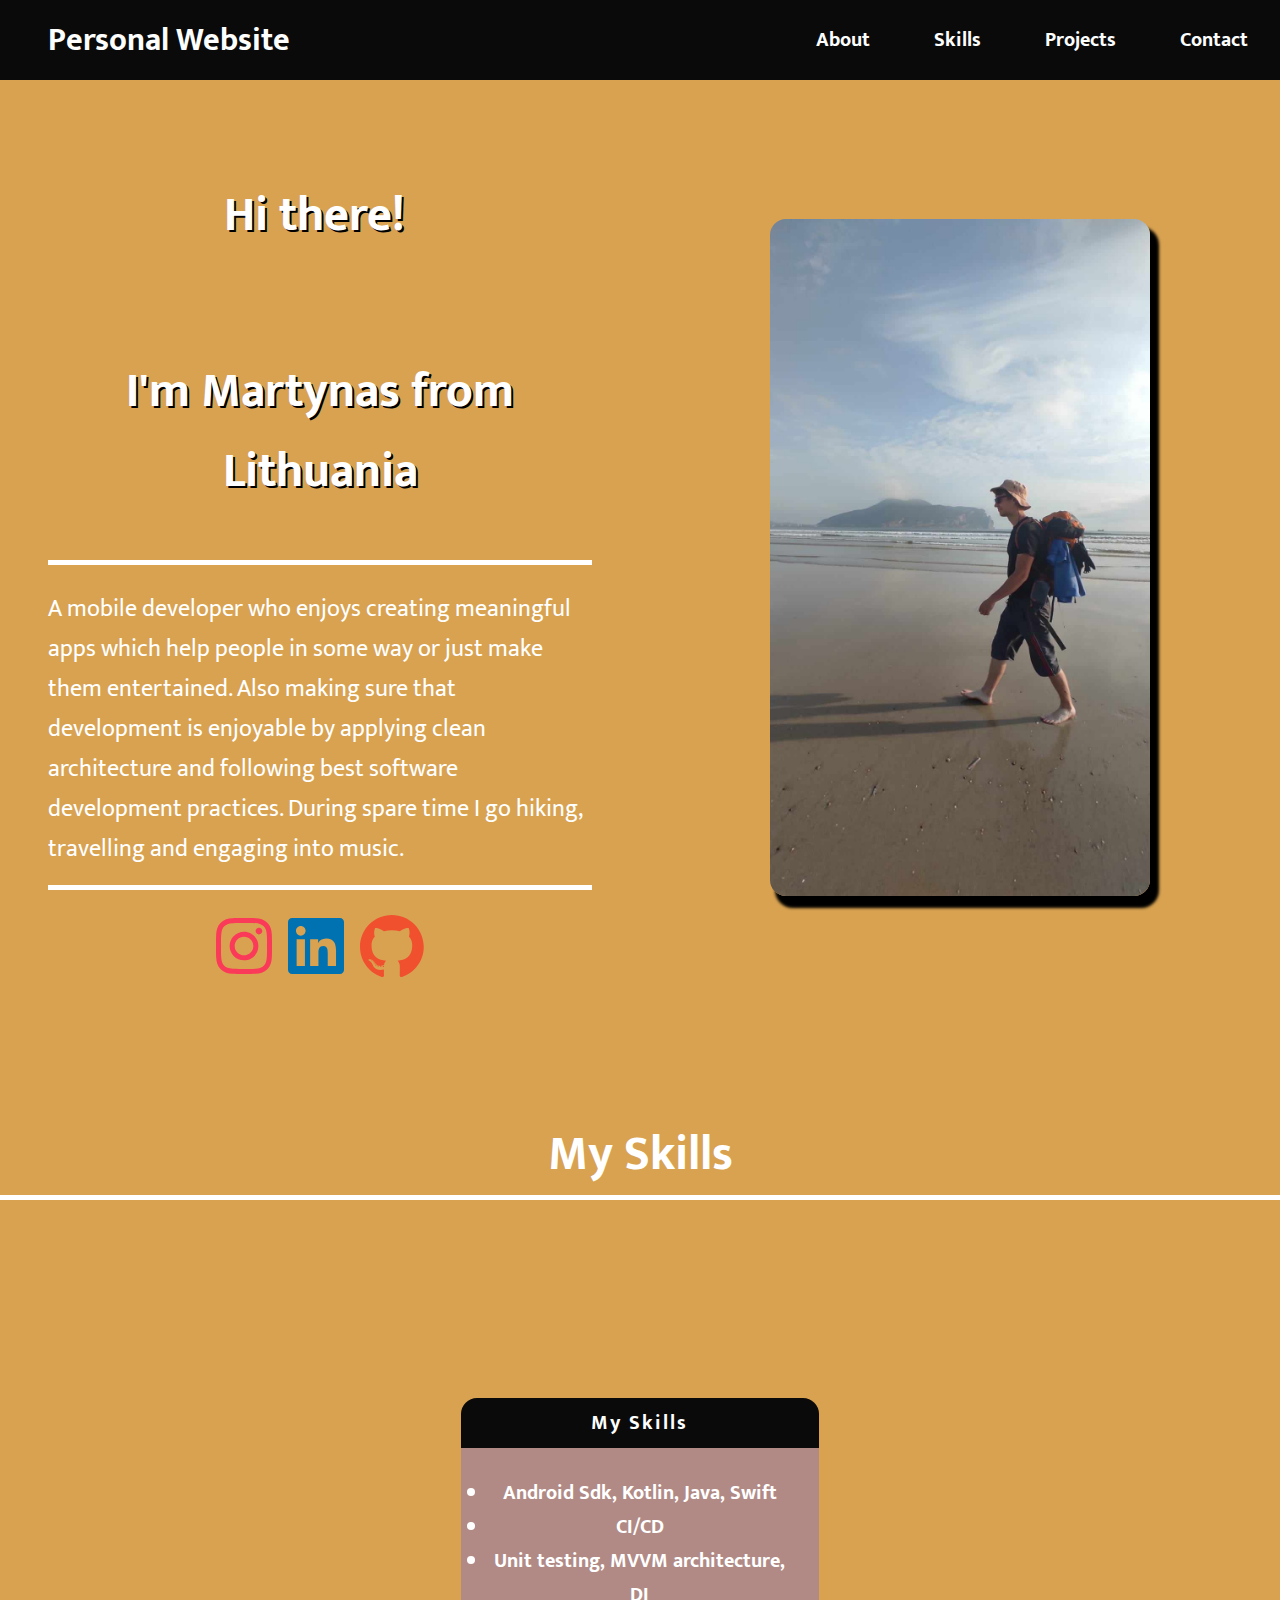
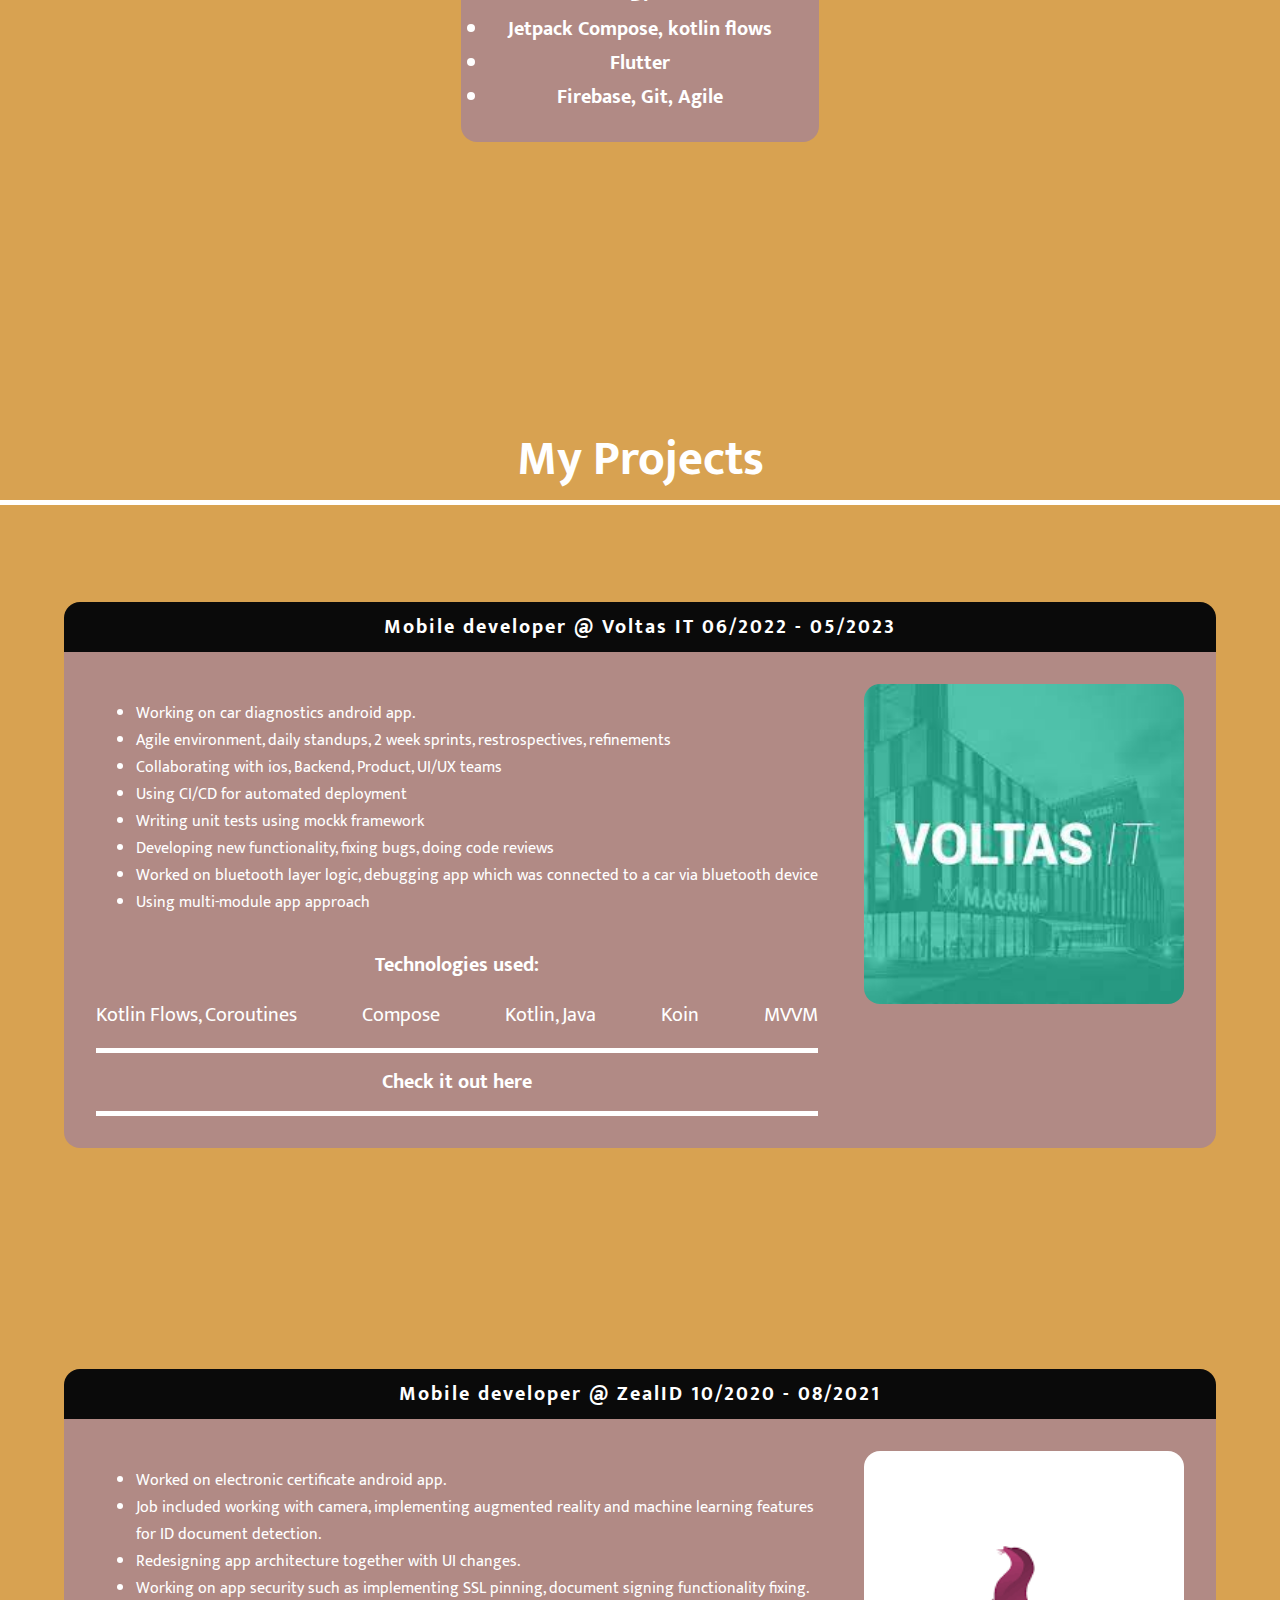
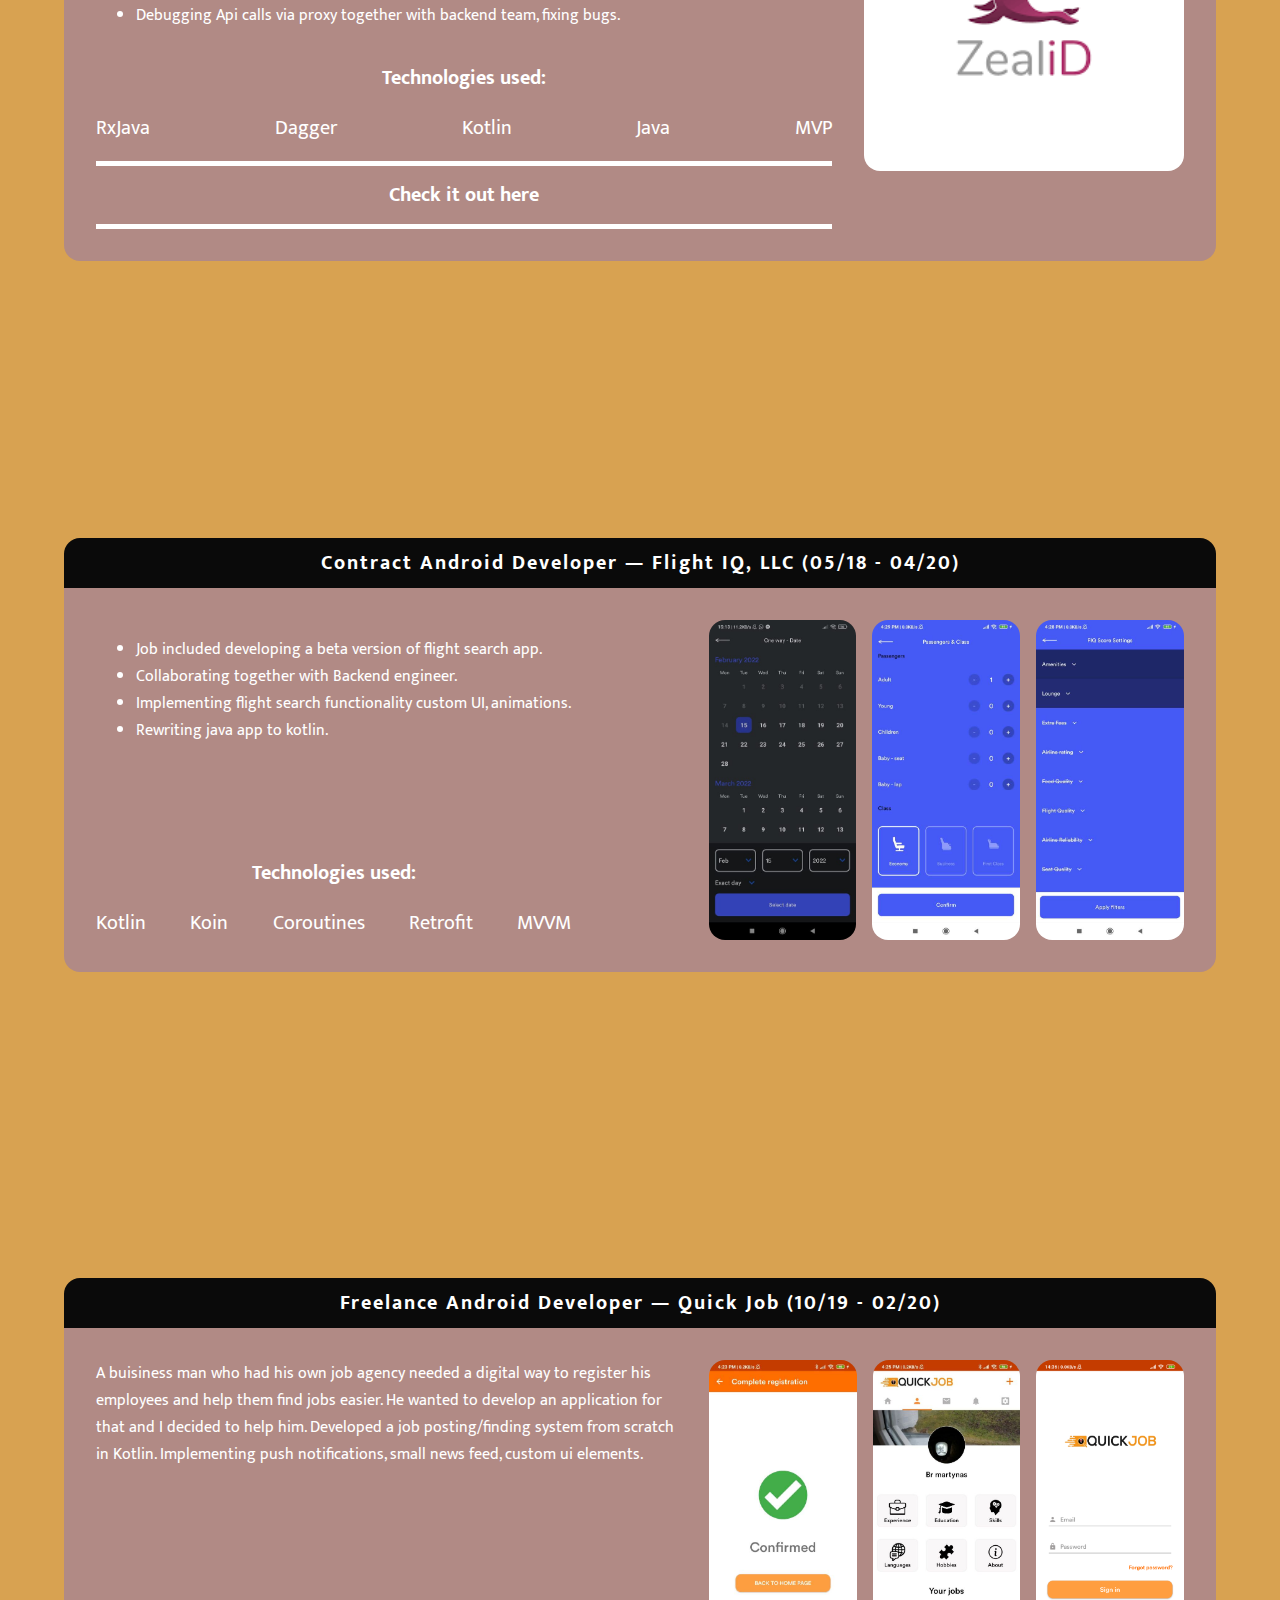
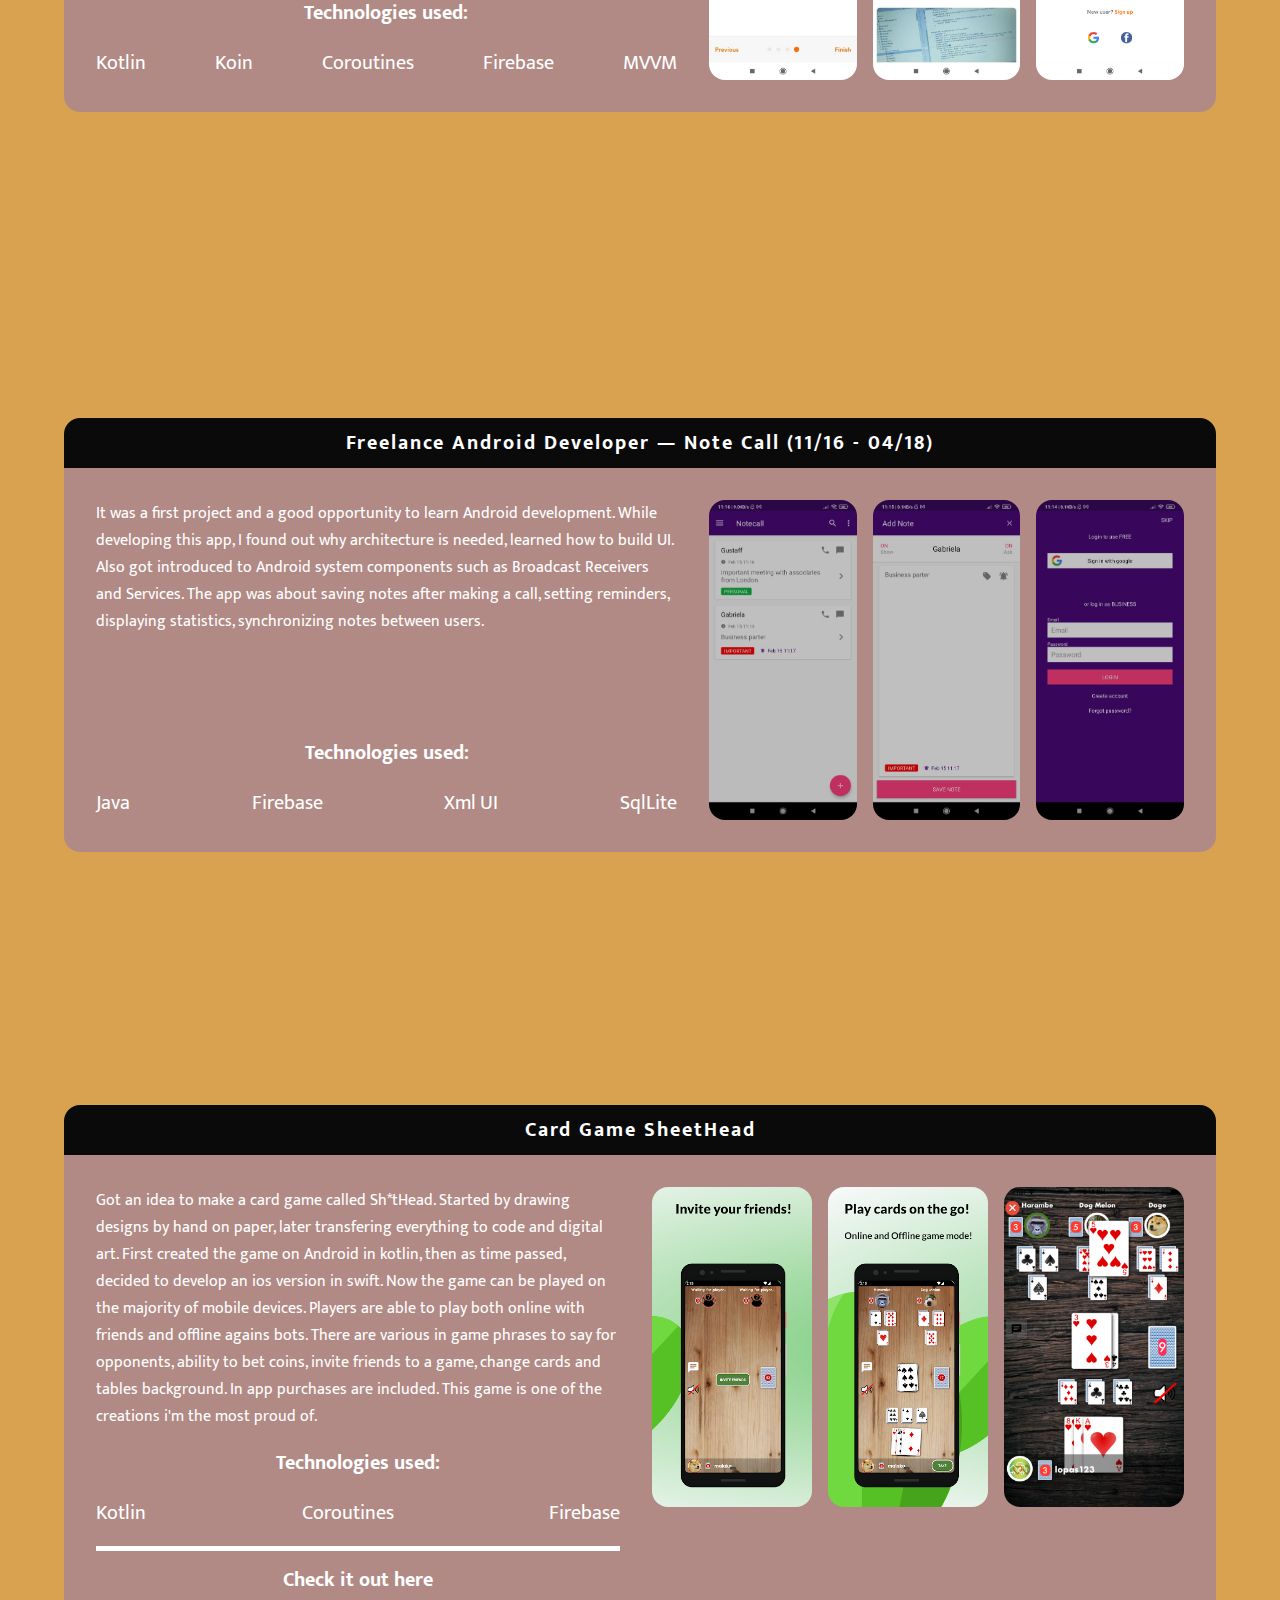
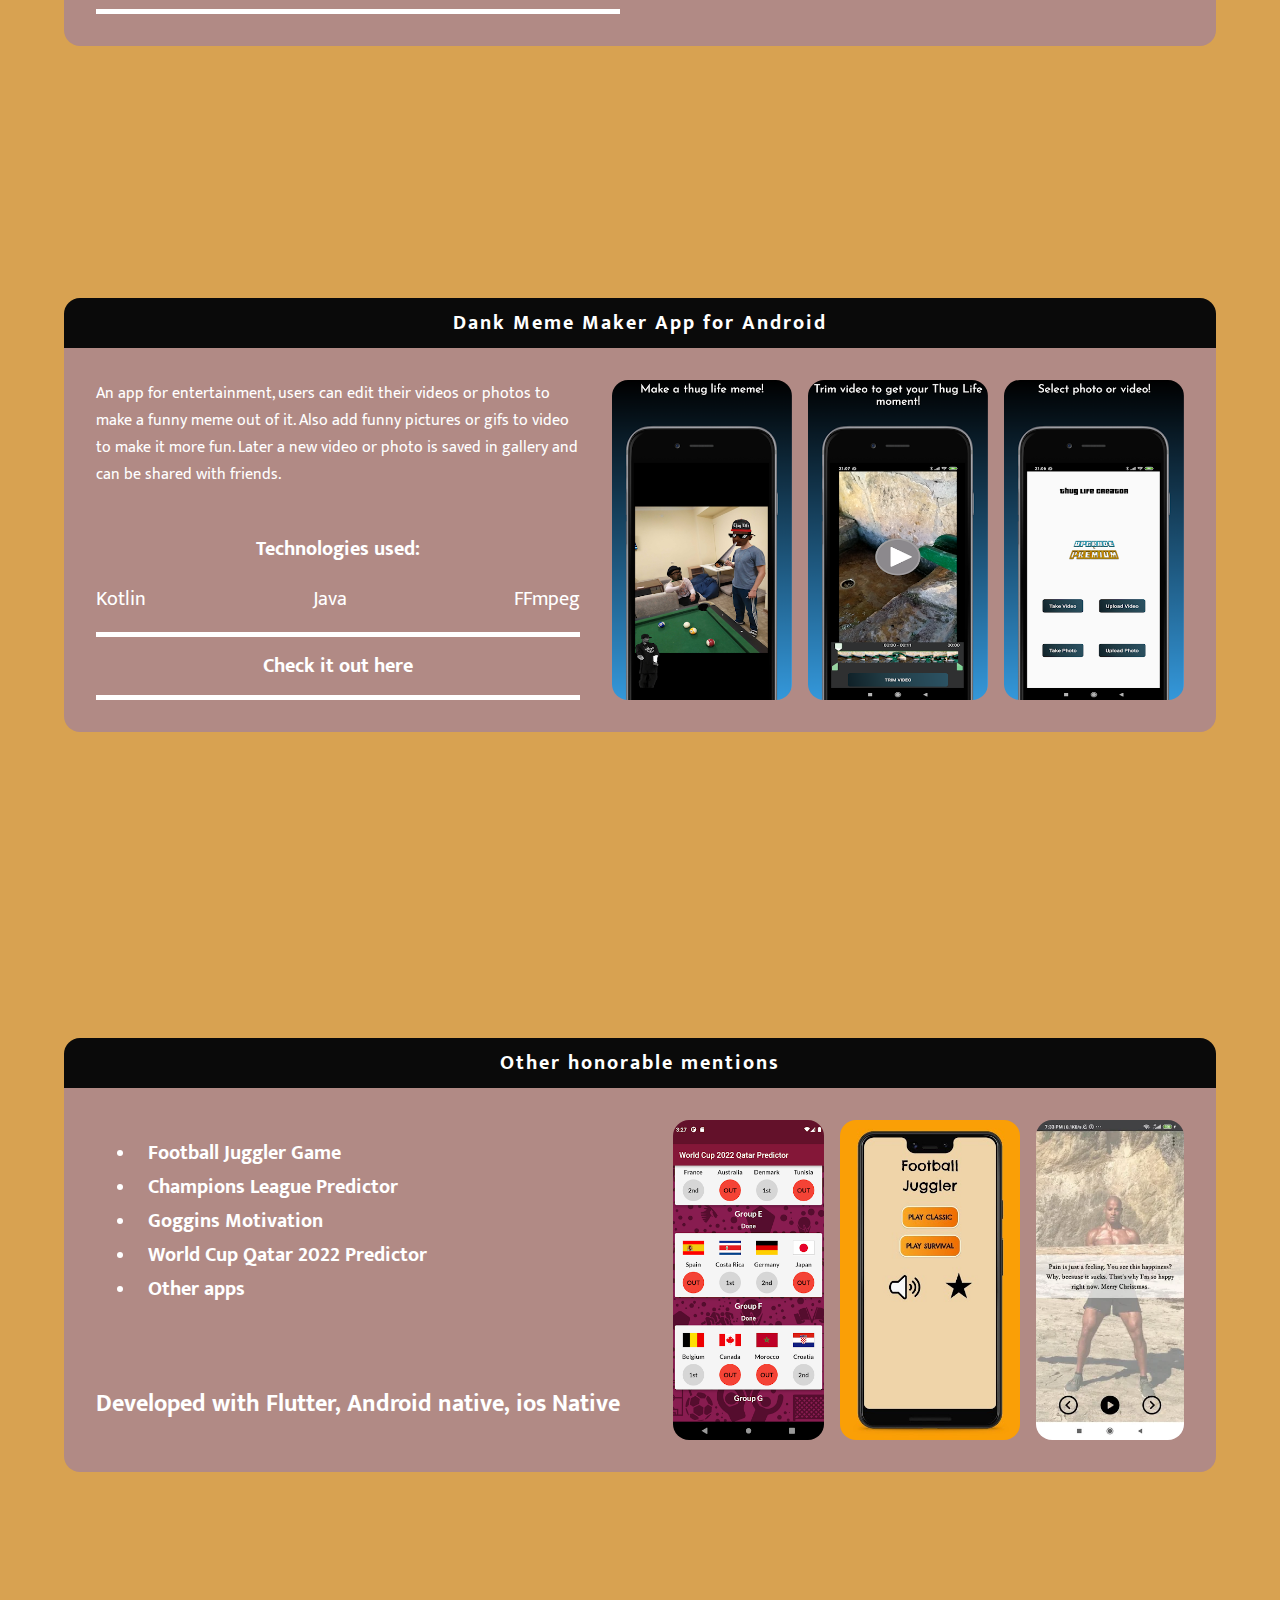
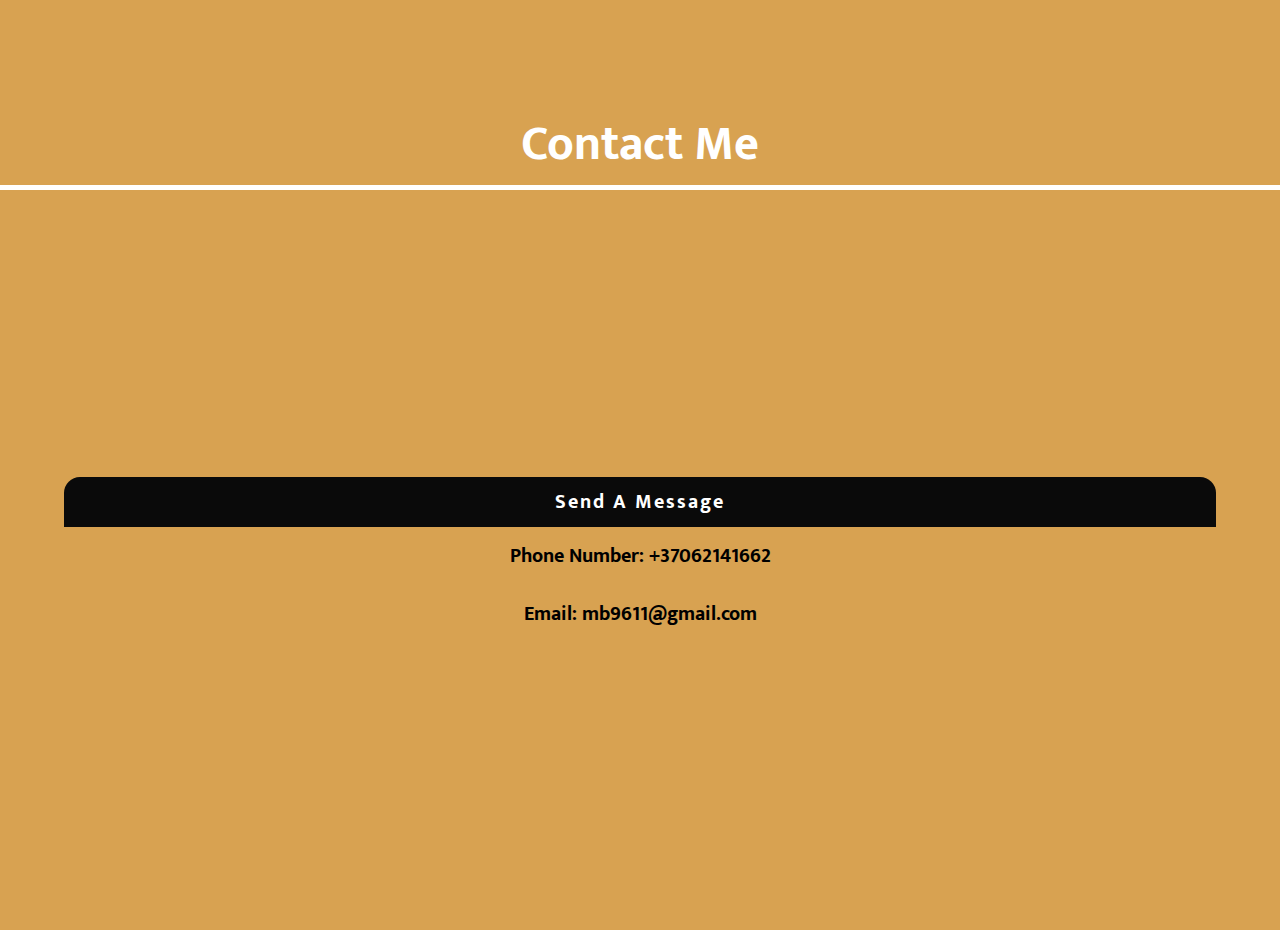
<file: index.html>
<!DOCTYPE html>
<html lang="en">
<meta charset="UTF-8">
<title>Portfolio</title>

<head>
    <link rel="preconnect" href="https://fonts.googleapis.com">
    <link rel="preconnect" href="https://fonts.gstatic.com" crossorigin>
    <link href="https://fonts.googleapis.com/css2?family=Mukta:wght@200;300;400;500;600;700;800&display=swap"
        rel="stylesheet">
    <script src="index.js"></script>
</head>
<meta name="viewport" content="width=device-width,initial-scale=1">
<link rel="stylesheet" href="styles.css">
<style>
</style>
<script src=""></script>

<body>
    <div class="Navigation">
        <div class="Navigation-logo">
            Personal Website
        </div>
        <div class="Navigation-item" onClick="document.getElementById('about').scrollIntoView();">About</div>
        <div class="Navigation-item" onClick="document.getElementById('skills').scrollIntoView();">Skills</div>
        <div class="Navigation-item" onClick="document.getElementById('projects').scrollIntoView();">Projects</div>
        <div class="Navigation-item" onClick="document.getElementById('contact-me').scrollIntoView();">Contact</div>
    </div>
    <div id="about" class="About-container">
        <div class="About-text">
            <div class="Centered-text">
                <p class="Big-text">Hi there!&nbsp;</p>
                <p class="Big-text">I'm Martynas from Lithuania</p>
            </div>
            <p style="border-bottom: 5px solid white; padding-bottom: 1rem;"> A mobile developer who enjoys creating
                meaningful apps which help people in some way or just make them entertained. Also making sure that
                development is enjoyable by applying clean architecture and following best software development
                practices. During spare time I go hiking, travelling and engaging into music.</p>
            <div class="social-links">
                <div>
                    <a href="https://www.instagram.com/mbrazionis/"><svg xmlns="http://www.w3.org/2000/svg"
                            viewBox="0 0 448 512">
                            <!--! Font Awesome Pro 6.4.0 by @fontawesome - https://fontawesome.com License - https://fontawesome.com/license (Commercial License) Copyright 2023 Fonticons, Inc. -->
                            <path fill="#fb3958"
                                d="M224.1 141c-63.6 0-114.9 51.3-114.9 114.9s51.3 114.9 114.9 114.9S339 319.5 339 255.9 287.7 141 224.1 141zm0 189.6c-41.1 0-74.7-33.5-74.7-74.7s33.5-74.7 74.7-74.7 74.7 33.5 74.7 74.7-33.6 74.7-74.7 74.7zm146.4-194.3c0 14.9-12 26.8-26.8 26.8-14.9 0-26.8-12-26.8-26.8s12-26.8 26.8-26.8 26.8 12 26.8 26.8zm76.1 27.2c-1.7-35.9-9.9-67.7-36.2-93.9-26.2-26.2-58-34.4-93.9-36.2-37-2.1-147.9-2.1-184.9 0-35.8 1.7-67.6 9.9-93.9 36.1s-34.4 58-36.2 93.9c-2.1 37-2.1 147.9 0 184.9 1.7 35.9 9.9 67.7 36.2 93.9s58 34.4 93.9 36.2c37 2.1 147.9 2.1 184.9 0 35.9-1.7 67.7-9.9 93.9-36.2 26.2-26.2 34.4-58 36.2-93.9 2.1-37 2.1-147.8 0-184.8zM398.8 388c-7.8 19.6-22.9 34.7-42.6 42.6-29.5 11.7-99.5 9-132.1 9s-102.7 2.6-132.1-9c-19.6-7.8-34.7-22.9-42.6-42.6-11.7-29.5-9-99.5-9-132.1s-2.6-102.7 9-132.1c7.8-19.6 22.9-34.7 42.6-42.6 29.5-11.7 99.5-9 132.1-9s102.7-2.6 132.1 9c19.6 7.8 34.7 22.9 42.6 42.6 11.7 29.5 9 99.5 9 132.1s2.7 102.7-9 132.1z" />
                        </svg></a>
                </div>

                <div>
                    <a href="https://www.linkedin.com/in/martynas-brazionis-153265118/"><svg
                            xmlns="http://www.w3.org/2000/svg" viewBox="0 0 448 512">
                            <!--! Font Awesome Pro 6.4.0 by @fontawesome - https://fontawesome.com License - https://fontawesome.com/license (Commercial License) Copyright 2023 Fonticons, Inc. -->
                            <path fill="#0072b1"
                                d="M416 32H31.9C14.3 32 0 46.5 0 64.3v383.4C0 465.5 14.3 480 31.9 480H416c17.6 0 32-14.5 32-32.3V64.3c0-17.8-14.4-32.3-32-32.3zM135.4 416H69V202.2h66.5V416zm-33.2-243c-21.3 0-38.5-17.3-38.5-38.5S80.9 96 102.2 96c21.2 0 38.5 17.3 38.5 38.5 0 21.3-17.2 38.5-38.5 38.5zm282.1 243h-66.4V312c0-24.8-.5-56.7-34.5-56.7-34.6 0-39.9 27-39.9 54.9V416h-66.4V202.2h63.7v29.2h.9c8.9-16.8 30.6-34.5 62.9-34.5 67.2 0 79.7 44.3 79.7 101.9V416z" />
                        </svg></a>
                </div>

                <div>
                    <a href="https://github.com/froz3nice">
                        <svg viewBox="0 -3.5 256 256" xmlns="http://www.w3.org/2000/svg"
                            preserveAspectRatio="xMinYMin meet">

                            <g fill="#F1502F">

                                <path
                                    d="M127.505 0C57.095 0 0 57.085 0 127.505c0 56.336 36.534 104.13 87.196 120.99 6.372 1.18 8.712-2.766 8.712-6.134 0-3.04-.119-13.085-.173-23.739-35.473 7.713-42.958-15.044-42.958-15.044-5.8-14.738-14.157-18.656-14.157-18.656-11.568-7.914.872-7.752.872-7.752 12.804.9 19.546 13.14 19.546 13.14 11.372 19.493 29.828 13.857 37.104 10.6 1.144-8.242 4.449-13.866 8.095-17.05-28.32-3.225-58.092-14.158-58.092-63.014 0-13.92 4.981-25.295 13.138-34.224-1.324-3.212-5.688-16.18 1.235-33.743 0 0 10.707-3.427 35.073 13.07 10.17-2.826 21.078-4.242 31.914-4.29 10.836.048 21.752 1.464 31.942 4.29 24.337-16.497 35.029-13.07 35.029-13.07 6.94 17.563 2.574 30.531 1.25 33.743 8.175 8.929 13.122 20.303 13.122 34.224 0 48.972-29.828 59.756-58.22 62.912 4.573 3.957 8.648 11.717 8.648 23.612 0 17.06-.148 30.791-.148 34.991 0 3.393 2.295 7.369 8.759 6.117 50.634-16.879 87.122-64.656 87.122-120.973C255.009 57.085 197.922 0 127.505 0" />

                                <path
                                    d="M47.755 181.634c-.28.633-1.278.823-2.185.389-.925-.416-1.445-1.28-1.145-1.916.275-.652 1.273-.834 2.196-.396.927.415 1.455 1.287 1.134 1.923M54.027 187.23c-.608.564-1.797.302-2.604-.589-.834-.889-.99-2.077-.373-2.65.627-.563 1.78-.3 2.616.59.834.899.996 2.08.36 2.65M58.33 194.39c-.782.543-2.06.034-2.849-1.1-.781-1.133-.781-2.493.017-3.038.792-.545 2.05-.055 2.85 1.07.78 1.153.78 2.513-.019 3.069M65.606 202.683c-.699.77-2.187.564-3.277-.488-1.114-1.028-1.425-2.487-.724-3.258.707-.772 2.204-.555 3.302.488 1.107 1.026 1.445 2.496.7 3.258M75.01 205.483c-.307.998-1.741 1.452-3.185 1.028-1.442-.437-2.386-1.607-2.095-2.616.3-1.005 1.74-1.478 3.195-1.024 1.44.435 2.386 1.596 2.086 2.612M85.714 206.67c.036 1.052-1.189 1.924-2.705 1.943-1.525.033-2.758-.818-2.774-1.852 0-1.062 1.197-1.926 2.721-1.951 1.516-.03 2.758.815 2.758 1.86M96.228 206.267c.182 1.026-.872 2.08-2.377 2.36-1.48.27-2.85-.363-3.039-1.38-.184-1.052.89-2.105 2.367-2.378 1.508-.262 2.857.355 3.049 1.398" />

                            </g>

                        </svg>
                    </a>
                </div>

            </div>

        </div>
        <div class="About-image">
            <img style="border-radius: 1rem;" src="as.jpg">
        </div>
    </div>


    <div id="skills" class="Container-name">My Skills</div>
    <div class="Section-container">
        <div class="Skills-Item">
            <div class="Item-Category">My Skills</div>
            <div class="Item-Content">
                <div class="honor">
                    <li>Android Sdk, Kotlin, Java, Swift</li>
                    <li>CI/CD</li>
                    <li>Unit testing, MVVM architecture, DI</li>
                    <li>Jetpack Compose, kotlin flows</li>
                    <li>Flutter</li>
                    <li>Firebase, Git, Agile</li>
                </div>
            </div>
        </div>
    </div>

    <div id="projects" class="Container-name">My Projects</div>

    <div class="Section-container">
        <div class="Project-item">
            <div class="Item-Category">Mobile developer @ Voltas IT 06/2022 - 05/2023</div>
            <div class="Item-Content-Project">
                <div>
                    <ul>
                        <li>Working on car diagnostics android app.</li>
                        <li>Agile environment, daily standups, 2 week sprints, restrospectives, refinements</li>
                        <li>Collaborating with ios, Backend, Product, UI/UX teams</li>
                        <li>Using CI/CD for automated deployment</li>
                        <li>Writing unit tests using mockk framework</li>
                        <li>Developing new functionality, fixing bugs, doing code reviews</li>
                        <li>Worked on bluetooth layer logic, debugging app which was connected to a car via bluetooth
                            device</li>
                        <li>Using multi-module app approach</li>
                    </ul>
                    <div
                        style="font-weight:bold;font-size: 1.25rem; text-align: center;display:flex;flex-direction: column;">
                        Technologies used:
                        <div class="technologies"
                            style="display: flex; flex-direction: row; font-weight: 400; justify-content: space-between;">
                            <div>Kotlin Flows, Coroutines</div>
                            <div>Compose</div>
                            <div>Kotlin, Java</div>
                            <div>Koin</div>
                            <div>MVVM</div>
                        </div>
                    </div>
                    <a href="https://play.google.com/store/apps/details?id=com.voltasit.obdeleven.basic&hl=en&gl=US"
                        class="App-link">Check it out
                        here</a>
                </div>
                <div style="height: 100%;">
                    <img style="border-radius: 1rem;" src="vol">
                </div>
            </div>
        </div>
    </div>



    <div class="Section-container">
        <div class="Project-item">

            <div class="Item-Category">Mobile developer @ ZealID 10/2020 - 08/2021</div>
            <div class="Item-Content-Project">
                <div>

                    <ul>
                        <li>Worked on electronic certificate android app.</li>
                        <li>Job included working with camera, implementing augmented reality and machine learning
                            features for
                            ID document detection.</li>
                        <li>Redesigning app architecture together with UI changes.</li>
                        <li>Working on app security such as implementing SSL pinning, document signing functionality
                            fixing.</li>
                        <li>Debugging Api calls via proxy together with backend team, fixing bugs.</li>

                    </ul>
                    <div
                        style="font-weight:bold;font-size: 1.25rem; text-align: center;display:flex;flex-direction: column;">
                        Technologies used:
                        <div class="technologies"
                            style="display: flex; flex-direction: row; font-weight: 400; justify-content: space-between;">
                            <div>RxJava</div>
                            <div>Dagger</div>
                            <div>Kotlin</div>
                            <div>Java</div>
                            <div>MVP</div>
                        </div>
                    </div>
                    <a href="https://play.google.com/store/apps/details?id=com.zealid.app&hl=en&gl=US"
                        class="App-link">Check it out
                        here</a>
                </div>
                <div style="height: 100%;">
                    <img style="border-radius: 1rem;" src="zeal">
                </div>
            </div>
        </div>
    </div>


    <div class="Section-container">
        <div class="Project-item">
            <div class="Item-Category">Contract Android Developer — Flight IQ, LLC (05/18 - 04/20)</div>
            <div class="Item-Content-Project">
                <div>
                    <ul>
                        <li>
                            Job included developing a beta version of flight search app.
                        </li>
                        <li>
                            Collaborating together with Backend engineer.
                        </li>
                        <li>
                            Implementing flight search functionality custom UI, animations.
                        </li>
                        <li>
                            Rewriting java app to kotlin.
                        </li>
                    </ul>

                    <div
                        style="font-weight:bold;font-size: 1.25rem; text-align: center;display:flex;flex-direction: column;">
                        Technologies used:
                        <div class="technologies"
                            style="display: flex; flex-direction: row; font-weight: 400; justify-content: space-between;">
                            <div>Kotlin</div>
                            <div>Koin</div>
                            <div>Coroutines</div>
                            <div>Retrofit</div>
                            <div>MVVM</div>
                        </div>
                    </div>

                </div>
                <div style="height: 100%;">
                    <img style="border-radius: 1rem;" src="fiq1.jpg">
                    <img style="border-radius: 1rem;" src="fiq2.jpg">
                    <img style="border-radius: 1rem;" src="fiq3.jpg">

                </div>
            </div>
        </div>
    </div>


    <div class="Section-container">
        <div class="Project-item">
            <div class="Item-Category">Freelance Android Developer — Quick Job (10/19 - 02/20)</div>
            <div class="Item-Content-Project">
                <div>
                    A buisiness man who had his own job agency needed a digital way to register his employees and help
                    them find jobs easier. He wanted to develop an application for that and I decided to help him.
                    Developed a job posting/finding system from scratch in Kotlin. Implementing push notifications,
                    small news feed, custom ui elements.
                    <div
                        style="font-weight:bold;font-size: 1.25rem; text-align: center;display:flex;flex-direction: column;">
                        Technologies used:
                        <div class="technologies"
                            style="display: flex; flex-direction: row; font-weight: 400; justify-content: space-between;">
                            <div>Kotlin</div>
                            <div>Koin</div>
                            <div>Coroutines</div>
                            <div>Firebase</div>
                            <div>MVVM</div>
                        </div>

                    </div>

                </div>
                <div style="height: 100%;">
                    <img style="border-radius: 1rem;" src="quick1.jpg">
                    <img style="border-radius: 1rem;" src="quick2.jpg">
                    <img style="border-radius: 1rem;" src="quick3.png">

                </div>
            </div>
        </div>
    </div>


    <div class="Section-container">
        <div class="Project-item">
            <div class="Item-Category">Freelance Android Developer — Note Call (11/16 - 04/18)</div>
            <div class="Item-Content-Project">
                <div>
                    It was a first project and a good opportunity to learn Android development. While developing this
                    app, I found out why architecture is needed, learned how to build UI. Also got introduced to Android
                    system components such as Broadcast Receivers and Services.
                    The app was about saving notes after making a call, setting reminders, displaying statistics,
                    synchronizing notes between users.
                    <div
                        style="font-weight:bold;font-size: 1.25rem; text-align: center;display:flex;flex-direction: column;">
                        Technologies used:
                        <div class="technologies"
                            style="display: flex; flex-direction: row; font-weight: 400; justify-content: space-between;">
                            <div>Java</div>
                            <div>Firebase</div>
                            <div>Xml UI</div>
                            <div>SqlLite</div>
                        </div>
                    </div>

                </div>
                <div style="height: 100%;">
                    <img style="border-radius: 1rem;" src="note1.jpg">
                    <img style="border-radius: 1rem;" src="note2.jpg">
                    <img style="border-radius: 1rem;" src="note3.jpg">

                </div>
            </div>
        </div>
    </div>


    <div class="Section-container">
        <div class="Project-item">
            <div class="Item-Category">Card Game SheetHead</div>
            <div class="Item-Content-Project">
                <div>
                    Got an idea to make a card game called Sh*tHead. Started by drawing designs by hand on paper, later
                    transfering everything to code and digital art.
                    First created the game on Android in kotlin, then as time passed, decided to develop an ios version
                    in swift. Now the game can be played on the majority of mobile devices.
                    Players are able to play both online with friends and offline agains bots. There are various in game
                    phrases to say for opponents, ability to bet coins, invite friends to a game, change cards and
                    tables background. In app purchases are included.
                    This game is one of the creations i'm the most proud of.
                    <div
                        style="font-weight:bold;font-size: 1.25rem; text-align: center;display:flex;flex-direction: column;">
                        Technologies used:
                        <div class="technologies"
                            style="display: flex; flex-direction: row; font-weight: 400; justify-content: space-between;">
                            <div>Kotlin</div>
                            <div>Coroutines</div>
                            <div>Firebase</div>
                        </div>
                    </div>
                    <a href="https://play.google.com/store/apps/details?id=com.braziusproductions.cardgamekarma&hl=en&gl=US&pli=1"
                        class="App-link">Check it
                        out
                        here</a>
                </div>

                <div style="height: 100%;">
                    <img style="border-radius: 1rem;" src="sheet1.png">
                    <img style="border-radius: 1rem;" src="sheet2.png">
                    <img style="border-radius: 1rem;" src="sheet.png">
                </div>
            </div>
        </div>
    </div>


    <div class="Section-container">
        <div class="Project-item">
            <div class="Item-Category">Dank Meme Maker App for Android</div>
            <div class="Item-Content-Project">
                <div>
                    An app for entertainment, users can edit their videos or photos to make a funny meme out of it. Also
                    add funny pictures or gifs to video to make it more fun. Later a new video or photo is saved in
                    gallery and can be shared with friends.
                    <div
                        style="font-weight:bold;font-size: 1.25rem; text-align: center;display:flex;flex-direction: column;">
                        Technologies used:
                        <div class="technologies"
                            style="display: flex; flex-direction: row; font-weight: 400; justify-content: space-between;">
                            <div>Kotlin</div>
                            <div>Java</div>
                            <div>FFmpeg</div>
                        </div>
                        <a href="https://play.google.com/store/apps/details?id=com.braziusProductions.prod.DankMemeStickers&hl=en&gl=US"
                            class="App-link">Check it
                            out
                            here</a>
                    </div>

                </div>
                <div style="height: 100%;">
                    <img style="border-radius: 1rem;" src="meme1.png">
                    <img style="border-radius: 1rem;" src="meme2.png">
                    <img style="border-radius: 1rem;" src="meme3.png">

                </div>
            </div>
        </div>
    </div>


    <div class="Section-container">
        <div class="Project-item">
            <div class="Item-Category">Other honorable mentions</div>
            <div class="Item-Content-Project">
                <div>
                    <ul>
                        <li>
                            <a href="https://play.google.com/store/apps/details?id=com.braziusproducions.jugglegame&hl=en&gl=US"
                                class="honor">Football Juggler Game</a>
                        </li>


                        <li>
                            <a href="https://play.google.com/store/apps/details?id=com.opop.notecall.championsleaguepredictor&hl=en&gl=US"
                                class="honor">Champions League Predictor</a>
                        </li>

                        <li>
                            <a href="https://play.google.com/store/apps/details?id=com.braziusProductions.gogginsmotivation&hl=en&gl=US"
                                class="honor">Goggins Motivation</a>
                        </li>

                        <li>
                            <a href="https://play.google.com/store/apps/details?id=com.braziusProductions.worldCup2022Predictor&hl=en&gl=US"
                                class="honor">World Cup Qatar 2022 Predictor</a>
                        </li>

                        <li>
                            <a href="https://play.google.com/store/apps/developer?id=Brazius+Productions&hl=en&gl=US"
                                class="honor">Other apps</a>
                        </li>
                    </ul>

                    <div
                        style="font-weight:bold;font-size: 1.5rem; text-align: center;display:flex;flex-direction: column;">
                        Developed with Flutter, Android native, ios Native
                        <div class="technologies"
                            style="display: flex; flex-direction: row; font-weight: 400; justify-content: space-between;">

                        </div>
                    </div>

                </div>
                <div style="height: 100%;">
                    <img style="border-radius: 1rem;" src="honor1.png">
                    <img style="border-radius: 1rem;" src="honor3.jpg">
                    <img style="border-radius: 1rem;" src="honor4.webp">

                </div>
            </div>
        </div>
    </div>



    <div id="contact-me" class="Container-name">Contact Me</div>
    <div class="Section-container">
        <div class="Project-item">
            <div class="Item-Category">Send A Message</div>

            <div class="honor">
                Phone Number: +37062141662
            </div>
            <div class="honor">
                Email: mb9611@gmail.com
            </div>

        </div>
    </div>
</body>

</html>
</file>
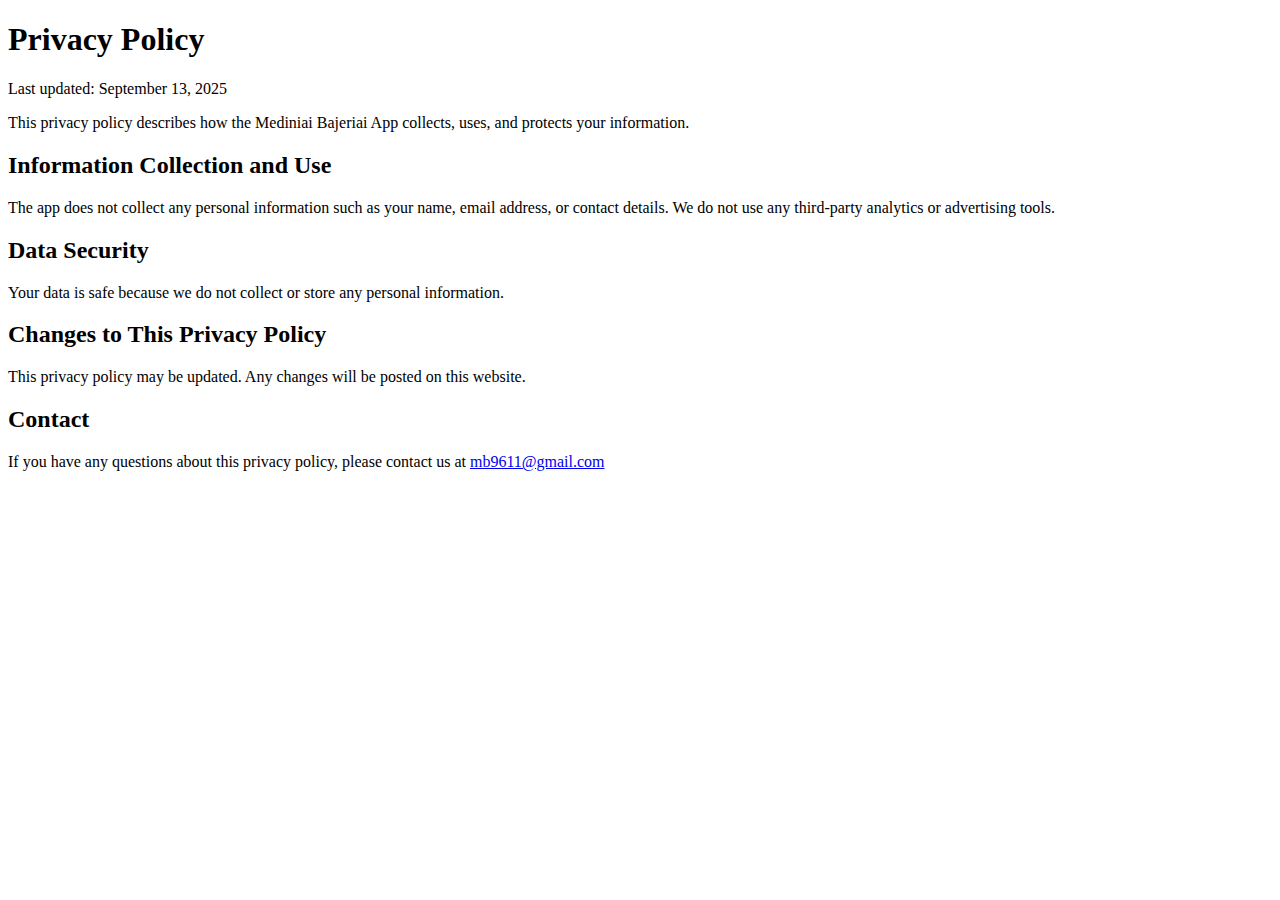
<file: privacyMediniaiBajeriai/index.html>
<!DOCTYPE html>
<html lang="en">
<head>
  <meta charset="UTF-8">
  <title>Privacy Policy | Mediniai Bajeriai App</title>
  <meta name="viewport" content="width=device-width, initial-scale=1">
</head>
<body>
  <h1>Privacy Policy</h1>
  <p>Last updated: September 13, 2025</p>
  <p>This privacy policy describes how the Mediniai Bajeriai App collects, uses, and protects your information.</p>
  
  <h2>Information Collection and Use</h2>
  <p>The app does not collect any personal information such as your name, email address, or contact details. We do not use any third-party analytics or advertising tools.</p>
  
  <h2>Data Security</h2>
  <p>Your data is safe because we do not collect or store any personal information.</p>
  
  <h2>Changes to This Privacy Policy</h2>
  <p>This privacy policy may be updated. Any changes will be posted on this website.</p>
  
  <h2>Contact</h2>
  <p>If you have any questions about this privacy policy, please contact us at <a href="mailto:mb9611@gmail.lt">mb9611@gmail.com</a></p>
</body>
</html>
</file>
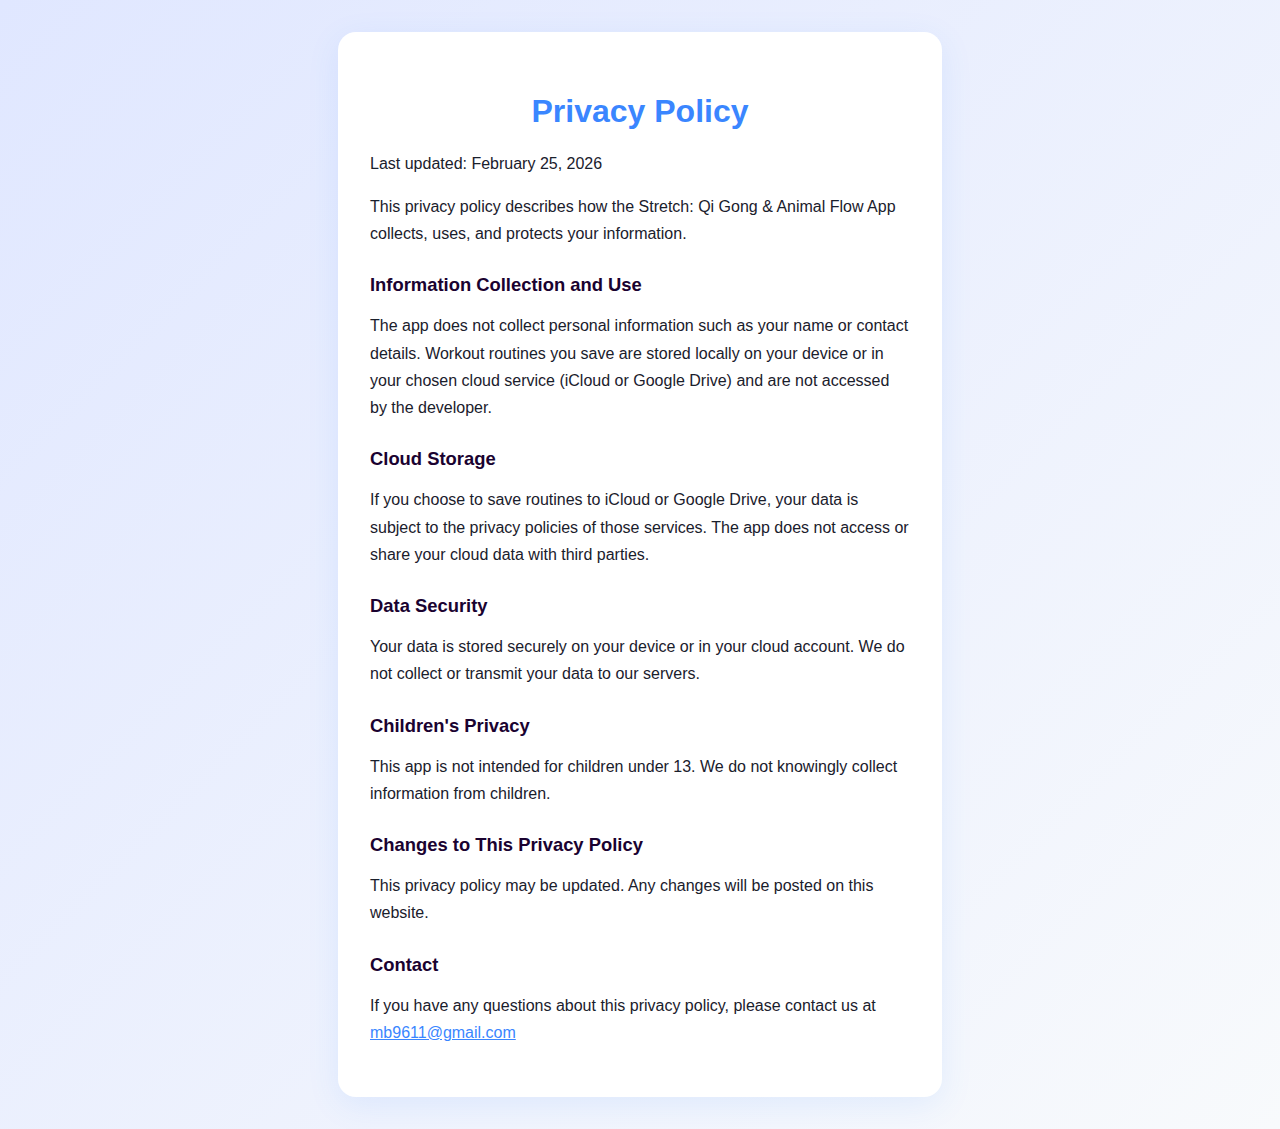
<file: privacyStretchQiAnimal/index.html>
<!DOCTYPE html>
<html lang="en">

<head>
    <meta charset="UTF-8">
    <title>Privacy Policy | Stretch: Qi Gong & Animal Flow App</title>
    <meta name="viewport" content="width=device-width, initial-scale=1">
    <style>
        body {
            background: linear-gradient(135deg, #e0e7ff 0%, #f8fafc 100%);
            font-family: 'Arial', 'Helvetica Neue', Helvetica, sans-serif;
            color: #1a202c;
            margin: 0;
            min-height: 100vh;
            display: flex;
            align-items: center;
            justify-content: center;
        }

        .privacy-container {
            background: #fff;
            border-radius: 18px;
            box-shadow: 0 8px 32px rgba(58, 134, 255, 0.10);
            max-width: 540px;
            width: 95%;
            padding: 2.5rem 2rem;
            margin: 2rem 0;
            animation: fadeInUp 0.8s cubic-bezier(0.23, 1, 0.32, 1);
        }

        h1 {
            font-size: 2rem;
            color: #3a86ff;
            margin-bottom: 1.2rem;
            text-align: center;
        }

        h2 {
            color: #1a0230;
            font-size: 1.15rem;
            margin-top: 1.7rem;
            margin-bottom: 0.5rem;
        }

        p,
        li {
            font-size: 1rem;
            line-height: 1.7;
            margin-bottom: 0.7rem;
        }

        a {
            color: #3a86ff;
            text-decoration: underline;
        }

        @keyframes fadeInUp {
            from {
                opacity: 0;
                transform: translateY(40px);
            }

            to {
                opacity: 1;
                transform: translateY(0);
            }
        }

        @media (max-width: 600px) {
            .privacy-container {
                padding: 1.2rem 0.5rem;
            }

            h1 {
                font-size: 1.3rem;
            }
        }
    </style>
</head>

<body>
    <div class="privacy-container">
        <h1>Privacy Policy</h1>
        <p>Last updated: February 25, 2026</p>
        <p>This privacy policy describes how the Stretch: Qi Gong & Animal Flow App collects, uses, and protects your
            information.</p>
        <h2>Information Collection and Use</h2>
        <p>The app does not collect personal information such as your name or contact details. Workout routines you save
            are
            stored locally on your device or in your chosen cloud service (iCloud or Google Drive) and are not accessed
            by
            the developer.</p>
        <h2>Cloud Storage</h2>
        <p>If you choose to save routines to iCloud or Google Drive, your data is subject to the privacy policies of
            those
            services. The app does not access or share your cloud data with third parties.</p>
        <h2>Data Security</h2>
        <p>Your data is stored securely on your device or in your cloud account. We do not collect or transmit your data
            to
            our servers.</p>
        <h2>Children's Privacy</h2>
        <p>This app is not intended for children under 13. We do not knowingly collect information from children.</p>
        <h2>Changes to This Privacy Policy</h2>
        <p>This privacy policy may be updated. Any changes will be posted on this website.</p>
        <h2>Contact</h2>
        <p>If you have any questions about this privacy policy, please contact us at <a
                href="mailto:mb9611@gmail.com">mb9611@gmail.com</a></p>
    </div>
</body>

</html>
</file>
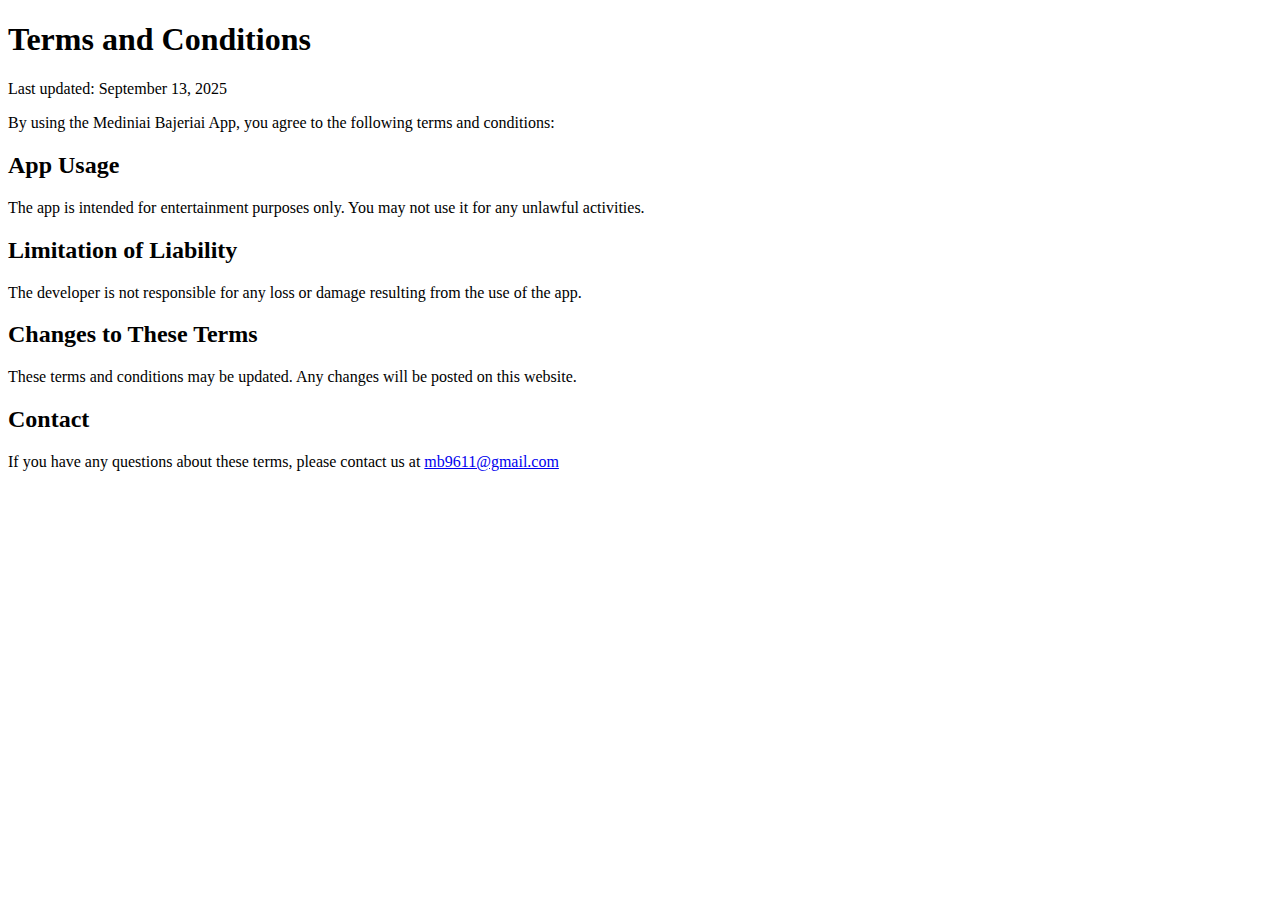
<file: termsMediniaiBajeriai/index.html>
<!DOCTYPE html>
<html lang="en">
<head>
  <meta charset="UTF-8">
  <title>Terms and Conditions | Mediniai Bajeriai App</title>
  <meta name="viewport" content="width=device-width, initial-scale=1">
</head>
<body>
  <h1>Terms and Conditions</h1>
  <p>Last updated: September 13, 2025</p>
  <p>By using the Mediniai Bajeriai App, you agree to the following terms and conditions:</p>
  
  <h2>App Usage</h2>
  <p>The app is intended for entertainment purposes only. You may not use it for any unlawful activities.</p>
  
  <h2>Limitation of Liability</h2>
  <p>The developer is not responsible for any loss or damage resulting from the use of the app.</p>
  
  <h2>Changes to These Terms</h2>
  <p>These terms and conditions may be updated. Any changes will be posted on this website.</p>
  
  <h2>Contact</h2>
  <p>If you have any questions about these terms, please contact us at <a href="mailto:mb9611@gmail.com">mb9611@gmail.com</a></p>
</body>
</html>
</file>
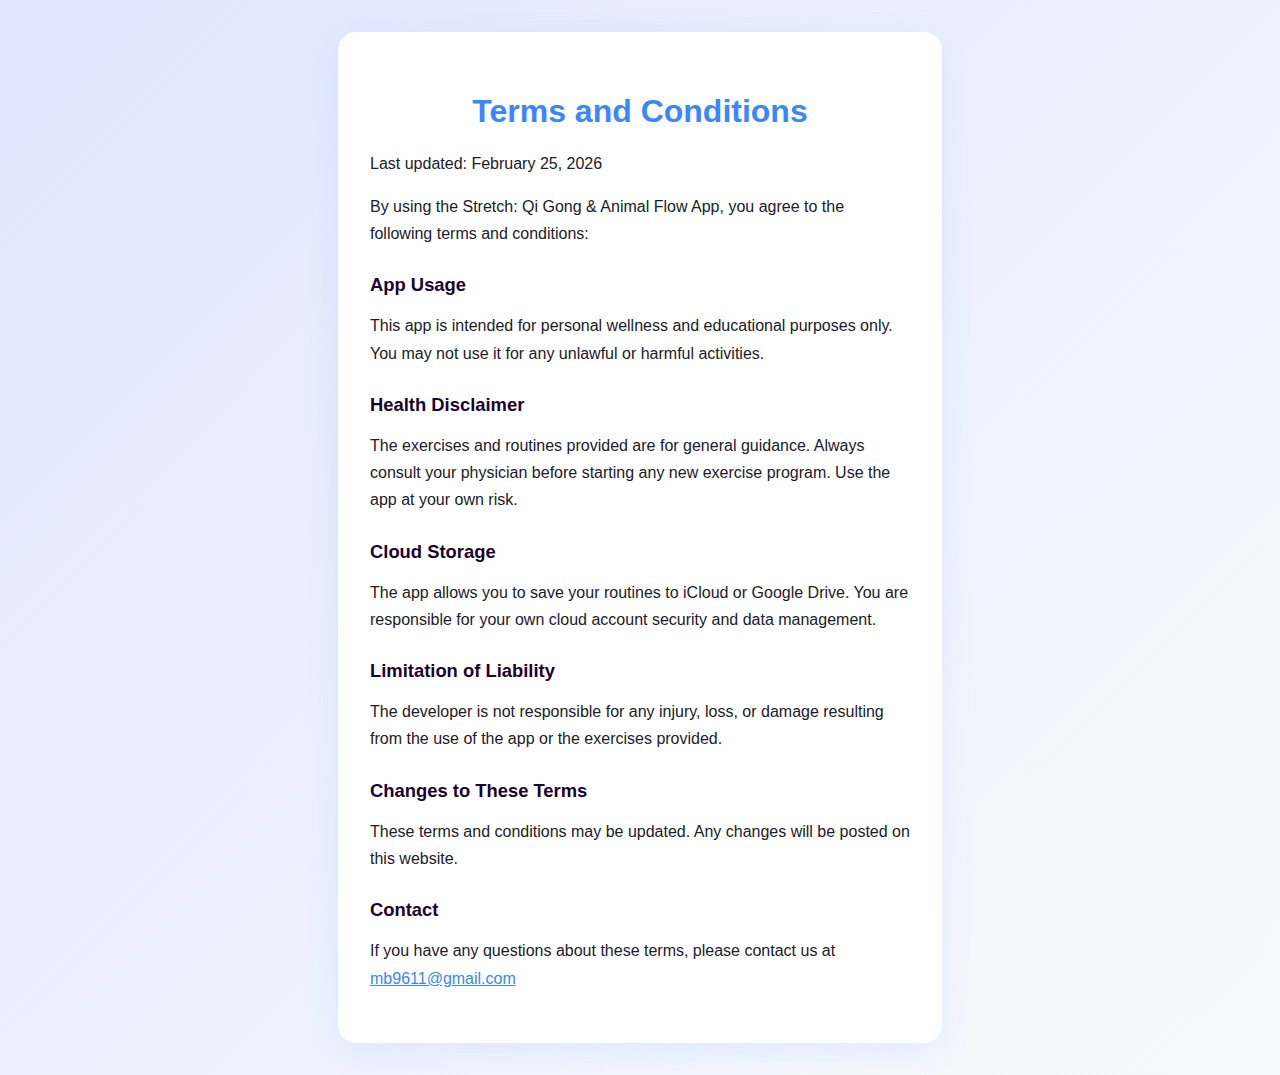
<file: termsStretchQiAnimal/index.html>
<!DOCTYPE html>
<html lang="en">

<head>
    <meta charset="UTF-8">
    <title>Terms and Conditions | Stretch: Qi Gong & Animal Flow App</title>
    <meta name="viewport" content="width=device-width, initial-scale=1">
    <style>
        body {
            background: linear-gradient(135deg, #e0e7ff 0%, #f8fafc 100%);
            font-family: 'Arial', 'Helvetica Neue', Helvetica, sans-serif;
            color: #1a202c;
            margin: 0;
            min-height: 100vh;
            display: flex;
            align-items: center;
            justify-content: center;
        }

        .terms-container {
            background: #fff;
            border-radius: 18px;
            box-shadow: 0 8px 32px rgba(58, 134, 255, 0.10);
            max-width: 540px;
            width: 95%;
            padding: 2.5rem 2rem;
            margin: 2rem 0;
            animation: fadeInUp 0.8s cubic-bezier(0.23, 1, 0.32, 1);
        }

        h1 {
            font-size: 2rem;
            color: #3a86ff;
            margin-bottom: 1.2rem;
            text-align: center;
        }

        h2 {
            color: #1a0230;
            font-size: 1.15rem;
            margin-top: 1.7rem;
            margin-bottom: 0.5rem;
        }

        p,
        li {
            font-size: 1rem;
            line-height: 1.7;
            margin-bottom: 0.7rem;
        }

        a {
            color: #3a86ff;
            text-decoration: underline;
        }

        @keyframes fadeInUp {
            from {
                opacity: 0;
                transform: translateY(40px);
            }

            to {
                opacity: 1;
                transform: translateY(0);
            }
        }

        @media (max-width: 600px) {
            .terms-container {
                padding: 1.2rem 0.5rem;
            }

            h1 {
                font-size: 1.3rem;
            }
        }
    </style>
</head>

<body>
    <div class="terms-container">
        <h1>Terms and Conditions</h1>
        <p>Last updated: February 25, 2026</p>
        <p>By using the Stretch: Qi Gong & Animal Flow App, you agree to the following terms and conditions:</p>
        <h2>App Usage</h2>
        <p>This app is intended for personal wellness and educational purposes only. You may not use it for any unlawful
            or harmful activities.</p>
        <h2>Health Disclaimer</h2>
        <p>The exercises and routines provided are for general guidance. Always consult your physician before starting
            any new exercise program. Use the app at your own risk.</p>
        <h2>Cloud Storage</h2>
        <p>The app allows you to save your routines to iCloud or Google Drive. You are responsible for your own cloud
            account security and data management.</p>
        <h2>Limitation of Liability</h2>
        <p>The developer is not responsible for any injury, loss, or damage resulting from the use of the app or the
            exercises provided.</p>
        <h2>Changes to These Terms</h2>
        <p>These terms and conditions may be updated. Any changes will be posted on this website.</p>
        <h2>Contact</h2>
        <p>If you have any questions about these terms, please contact us at <a
                href="mailto:mb9611@gmail.com">mb9611@gmail.com</a></p>
    </div>
</body>

</html>
</file>
<file: styles.css>
:root {
    --text-color-primary: black;
    --text-color-secondary: white;
    --background-primary: #d8a251;
    --background-secondary: #b18a85;
    --background-third: #87bda4;
    --background-fourth: #0a0a0a;
    --transition: 500ms;
    box-sizing: border-box;
}
body{
    background-color: var(--background-primary);
    margin: 0;
    font-family: 'Mukta', sans-serif;
}
.Navigation {
    z-index: 2;
    position: fixed;
    width: 100%;
    padding: 0;
    display: flex;
    height: 5rem;
    background-color:var(--background-fourth);
}
.Navigation-logo{
    font-size: 2rem;
    font-weight: bold;
    color: white;
}
html{
    scroll-behavior:smooth
}
a {
    color: var(--text-color-secondary);
    text-decoration: none;
}
.Navigation-item {
    display: flex; /* add a flex container */
    align-items: center; /* center items vertically */
    height: 100%; /* set full height */
    cursor: pointer;
    color: var(--text-color-secondary);
    font-weight: bold;
    font-size: 1.25rem;
    box-sizing: border-box;
    padding: 1rem;
    padding-right: 2rem;
    padding-left: 2rem;
    align-self: center;
    transition: var(--transition);
    border-bottom: 5px solid var(--background-fourth);
    border-top: 5px solid var(--background-fourth);   
}
.Navigation-item:hover{
    border-bottom: 5px solid var(--background-third);
    color:darkgrey;
}
.Navigation-logo {
    align-self: center;
    padding: 1rem;
    padding-left: 3rem;
    margin-right: auto;
}
.About-container {
    padding-top: 5rem;
    display: flex;
    flex-direction: row;
    height: calc(100% - 5rem);
}
.About-text {
    box-sizing: border-box;
    flex: 1;
    padding: 3rem;
}
.About-image {
    padding: 3rem;
    display: flex;
    flex: 1;
    align-items: center;
    justify-content: center;
}
.About-image img {
    width: 70%;
    box-shadow: 7px 10px 3px 2px black;
}
.Centered-text {
    text-align: center;
    border-bottom: 5px solid white;
}
.Big-text{
    display: inline-block;
    font-size: 3rem;
    color: var(--text-color-secondary);
    font-weight: bold;
    text-align: center;
    text-shadow: 2px 2px var(--text-color-primary);
    padding-bottom: 0;
    
}
.Big-text:first-child{
    animation: wave 1s infinite;
}
p {
    font-size: 1.5rem;
    font-weight: 400;
    color: var(--text-color-secondary);
}
.Container-name {
    padding-top: 5rem;
    width: 100%;
    font-size: 3rem;
    text-align: center;
    font-weight: bold;
    color: var(--text-color-secondary);
    border-bottom: 5px solid white;
}
.Skills-container {
    display: flex;
    align-items: center;
    height: calc(100% - 15rem);
    flex-direction: row;
    justify-content: space-around;
}
.Skills-Item {
    width: 28%;
    box-sizing: border-box;   
}
.Item-Category{
    color: var(--text-color-secondary);
    background-color:var(--background-fourth);
    padding: 0.5rem;
    text-align: center;
    letter-spacing: 2px;
    font-size: 1.25rem;
    font-weight: bold;
    border-top-right-radius: 1rem;
    border-top-left-radius: 1rem;
}
.Item-Content{
    padding: 1rem;
    display: flex;
    flex-direction: row;
    align-items: center;
    justify-content: space-evenly;
    gap: 1rem;
    color: white;
    background-color: var(--background-secondary);
    text-align: center;
    border-bottom-left-radius: 1rem;
    border-bottom-right-radius: 1rem;
}
.Item-Content-Project{
    padding: 2rem;
    display: flex;
    flex-direction: row;
    justify-content: space-between;
    gap: 2rem;
    color: white;
    background-color: var(--background-secondary);
    border-bottom-left-radius: 1rem;
    border-bottom-right-radius: 1rem;
}
.Item-Content-Project div {
    gap:1rem;
    display: flex;
    justify-content: center;
}
.Item-Content-Project div:first-child {
    flex-direction: column;
    justify-content: space-between;

}
.Item-Content-Project img {
    height: 20rem;
}
.Item-Content svg {
    height: 4rem;
}
.social-links {
    display: flex;
    gap: 1rem;
    justify-content: center;
}
.social-links div {
    cursor: pointer;
}
.social-links svg{
    height: 4rem;
}
.App-link {
    border-top: 5px solid white;
    border-bottom: 5px solid white;
    text-align: center;
    padding: 0.75rem;
    font-size: 1.25rem;
    font-weight: bold;
    transition: var(--transition);
}
.honor {
    text-align: center;
    padding: 0.75rem;
    font-size: 1.25rem;
    font-weight: bold;
    transition: var(--transition);
}
.App-link:hover {
    border-top: 5px solid var(--background-third);
    border-bottom: 5px solid var(--background-third);
    color:darkgrey;
}
.Section-container {
    display: flex;
    align-items: center;
    height: calc(100vh - 10rem);
    flex-direction: column;
    justify-content: space-around;
}
.Message-Content {
    display: flex;
    flex-direction: row;
    gap: 2rem;
    color: white;
    padding: 2rem;
    background-color: var(--background-secondary);
    border-bottom-left-radius: 1rem;
    border-bottom-right-radius: 1rem;
}
textarea {
    border-radius: 1rem;
    transition: 200ms;
    margin-top: 0.5rem;
    font-size: 1rem;
    padding: 0.75rem;
    border-radius: 1rem;
    border: none;
    margin-bottom: 0.5rem;
    resize: none;
}
button {
    cursor: pointer;
    margin-top: 1rem;
    font-size: 1rem; 
    border-radius: 1rem; 
    width: 100%; 
    color: white;
    font-weight: bold;
    padding: 0.75rem; 
    border: none;
    background-color: var(--background-fourth);
    transition: 200ms;
}
button:hover{
    background-color: #F806CC;
}
textarea:focus {
    outline: solid var(--background-third); 
}
.Project-item {
    width: 90%;
    box-sizing: border-box;
}
input:focus {
   outline: solid var(--background-third); 
}
input {
    margin-top: 0.5rem;
    transition: 200ms;
    font-size: 1rem;
    padding: 0.75rem;
    border-radius: 1rem;
    border: none;
}
.label {
    text-align: center;
    border-bottom: 3px solid white;
}
@keyframes wave {
    0%,40%,100% {
      transform: translateY(0)
    }
    20% {
      transform: translateY(-10px)
    }
}

@media screen and (max-width: 700px) {
    .About-container {
        padding-top: 1rem;
        display: flex;
        flex-direction: column;
        height: calc(100%-5rem);
    }
    .About-text {
        padding-bottom: 1rem;
        box-sizing: border-box;
    }
    .Centered-text {
        margin-bottom: 0;
    }
    .About-image img {
        box-shadow: 7px 10px 3px 2px black;
        width: 50%;
    }
    .About-image{
        padding: 0;
    }
    .Section-container {
        height: auto;
        display: flex;
        align-items: center;
        gap: 2rem;
        flex-direction: column;
        justify-content: space-around;
    }
    .Container-name {
        margin-bottom: 2rem;
    }
    .Skills-Item {
        width: 95%;
    }
    .Item-Content-Project{
        padding: 2rem;
        display: flex;
        flex-direction: column;
        justify-content: space-between;
        gap: 2rem;
        color: white;
        background-color: var(--background-secondary);
        border-bottom-left-radius: 1rem;
        border-bottom-right-radius: 1rem;
        
    }
    .Item-Content-Project img {
        width: 20%;
        height: auto;
    }
    .Item-Content{
        display: flex;
        flex-direction: row;
        align-items: center;
        justify-content: space-evenly;
        color: white;
        background-color: var(--background-secondary);
        text-align: center;
        border-bottom-left-radius: 1rem;
        border-bottom-right-radius: 1rem;
    }
    .Message-Content {
        display: flex;
        flex-direction: column;
        gap: 1rem;
        color: white;
        padding: 2rem;
        background-color: var(--background-secondary);
        border-bottom-left-radius: 1rem;
        border-bottom-right-radius: 1rem;
    }
    .social-links svg{
        height: 3rem;
    }
    .Big-text{
        display: inline-block;
        font-size: 2rem;
    }
    .Navigation-logo {
        display: none;
    }
    .Navigation-item {
        width: 25%;
        font-size: 1rem;
        padding-left: 1rem;
        padding-right: 1rem;
        justify-content: center;
    }
    .technologies {
        font-size: 1rem;
    }
}
</file>
